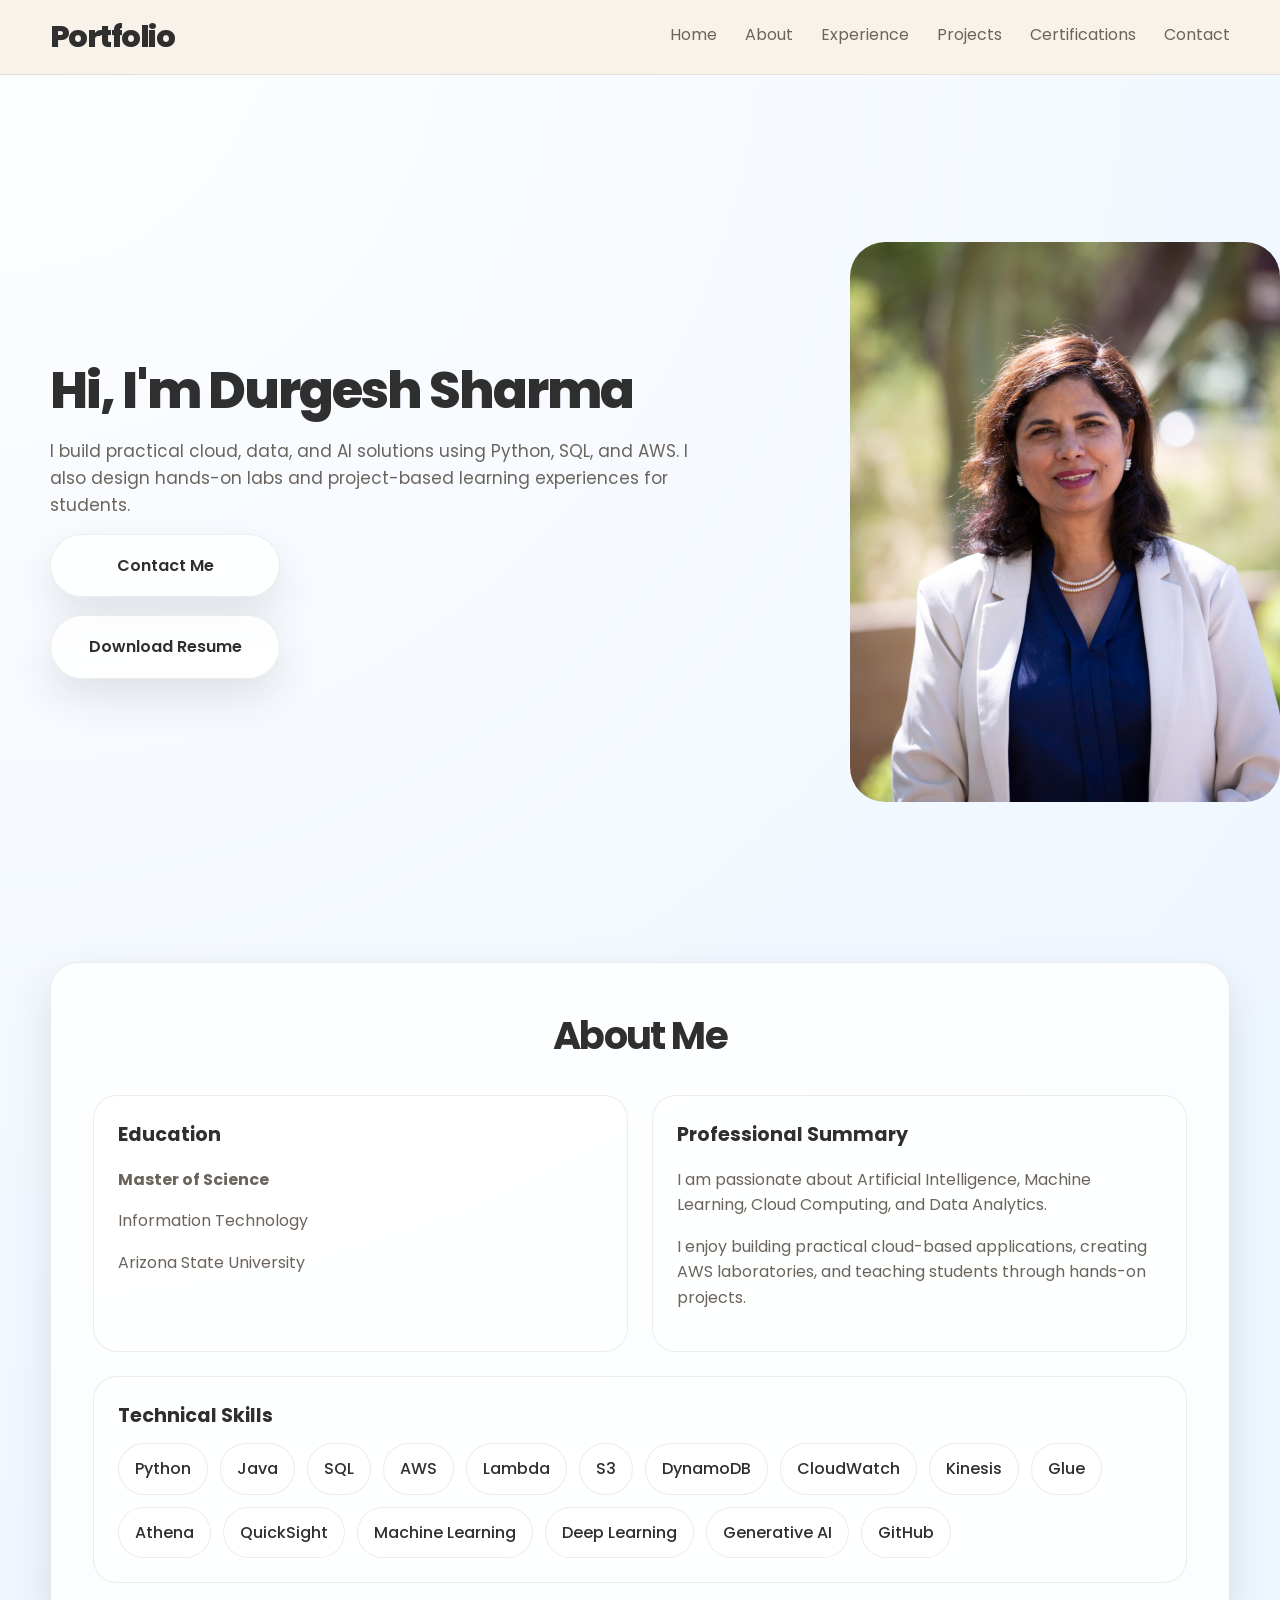
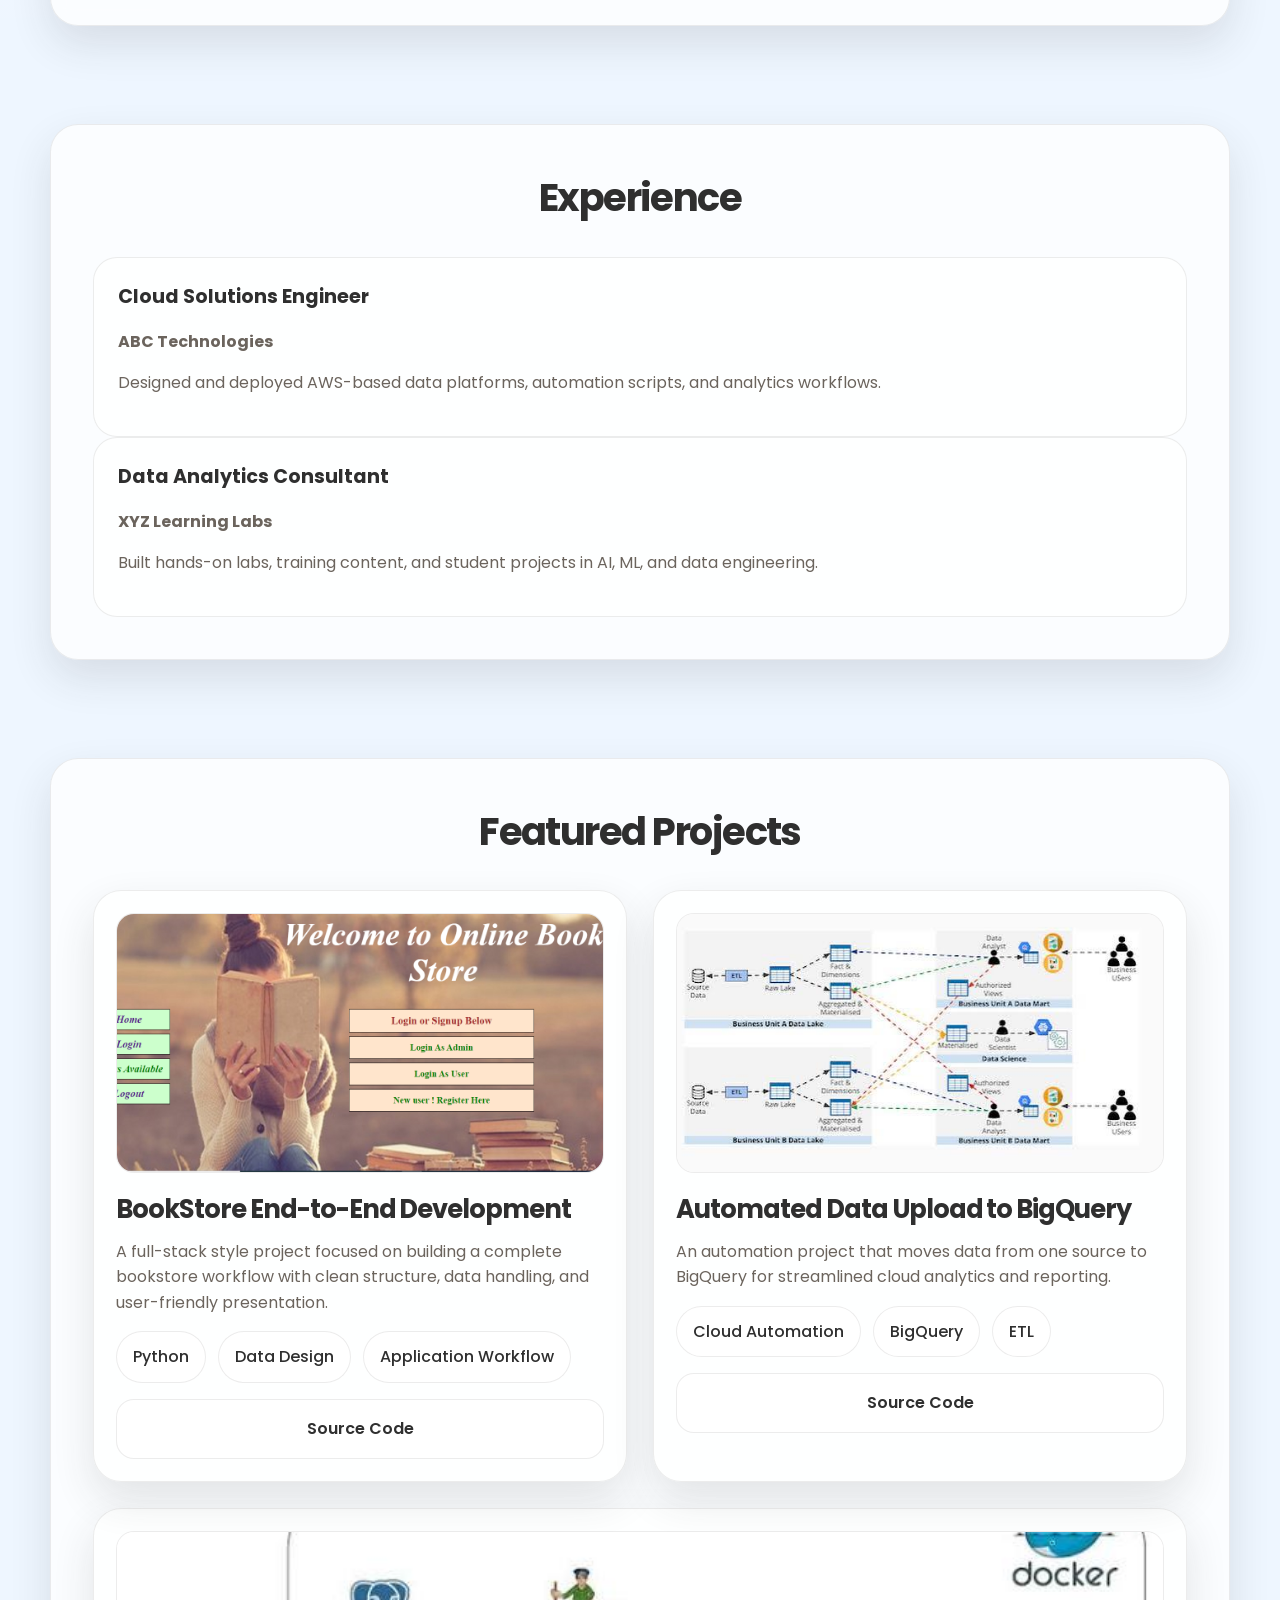
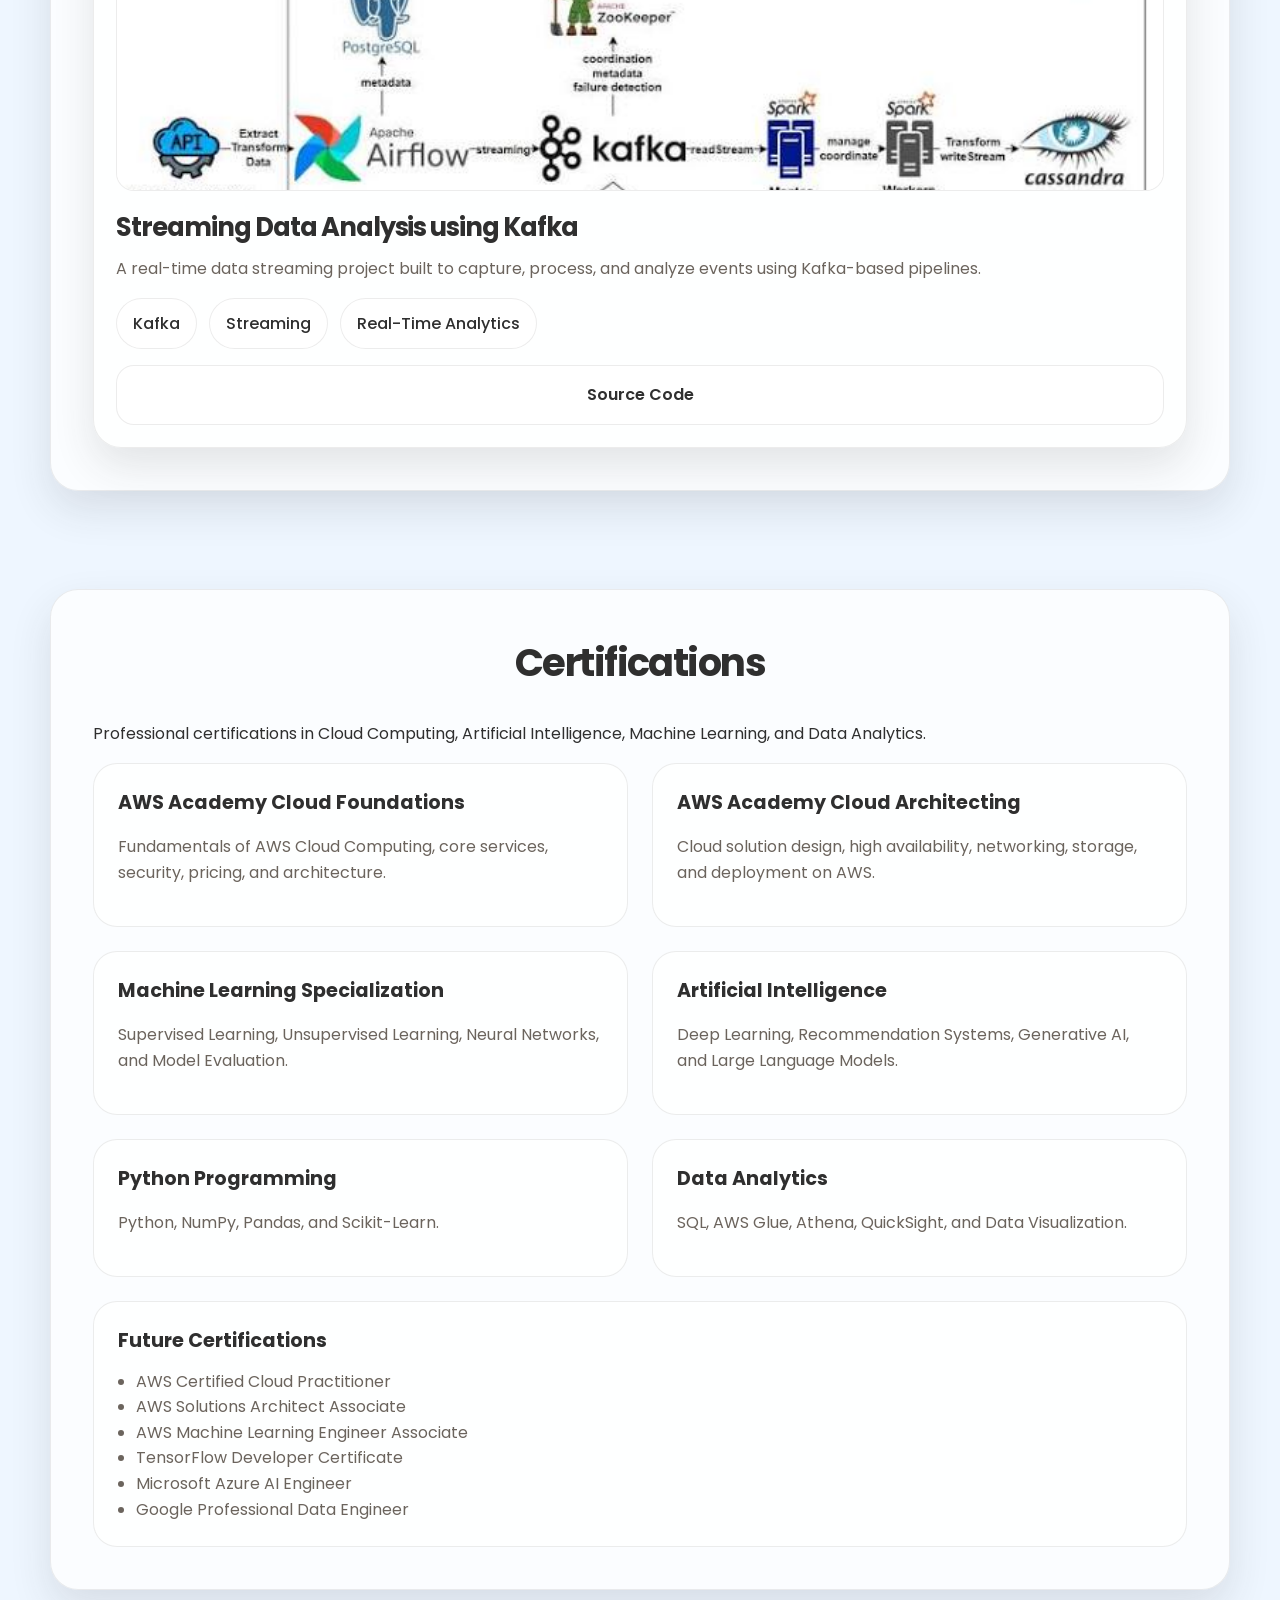
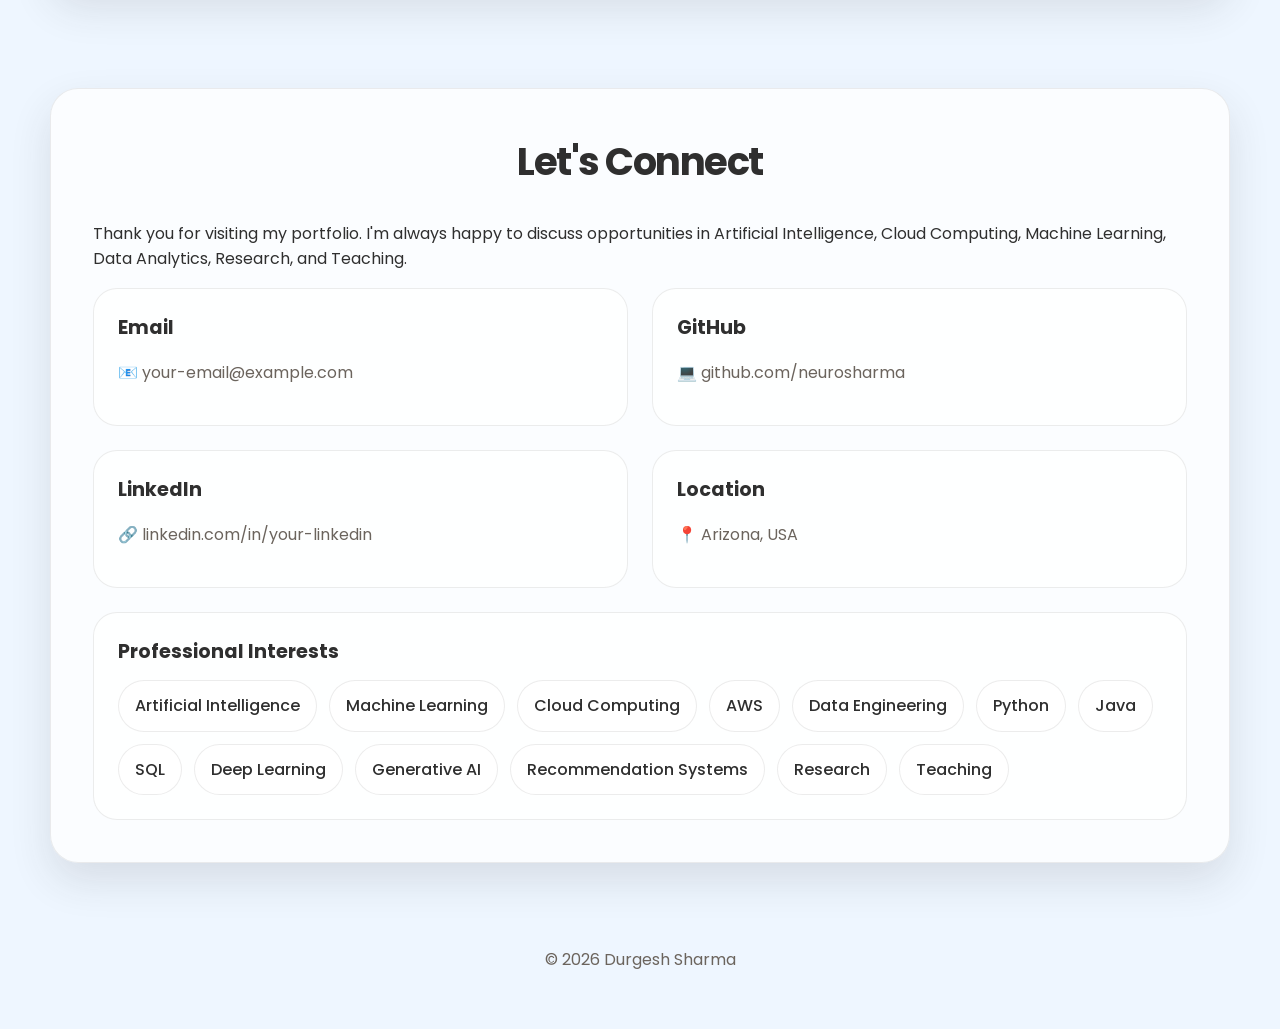
<file: index.html>
<!DOCTYPE html>
<html lang="en">
<head>
  <meta charset="UTF-8" />
  <meta name="viewport" content="width=device-width, initial-scale=1.0" />
  <title>Durgesh Sharma | Portfolio</title>
  <link rel="stylesheet" href="assets/css/style.css" />
</head>
<body>

  <header>
    <div class="container nav">
      <div class="brand">Portfolio</div>
      <nav class="nav-links">
        <a href="index.html">Home</a>
        <a href="#about">About</a>
        <a href="#experience">Experience</a>
        <a href="#projects">Projects</a>
        <a href="#certifications">Certifications</a>
        <a href="#contact">Contact</a>
      </nav>
    </div>
  </header>

  <main>
    <section class="hero">
      <div class="container hero-home">
        <div>
          <h1>Hi, I'm 


            
            Durgesh Sharma</h1>
          <p>
            I build practical cloud, data, and AI solutions using Python, SQL, and AWS.
            I also design hands-on labs and project-based learning experiences for students.
          </p>

          <div class="buttons">
            <a class="btn" href="#contact">Contact Me</a>
            <a class="btn" href="resume.pdf" download>Download Resume</a>
          </div>
        </div>

        <div class="hero-image">
          <img src="assets/images/profile.jpg" alt="Durgesh Sharma profile photo" />
        </div>
      </div>
    </section>

    <section id="about" class="section">
      <div class="container panel">
        <h2 class="section-title">About Me</h2>

        <div class="about-grid">
          <div class="info-card">
            <h3>Education</h3>
            <p><strong>Master of Science</strong></p>
            <p>Information Technology</p>
            <p>Arizona State University</p>
          </div>

          <div class="info-card">
            <h3>Professional Summary</h3>
            <p>
              I am passionate about Artificial Intelligence, Machine Learning, Cloud Computing,
              and Data Analytics.
            </p>
            <p>
              I enjoy building practical cloud-based applications, creating AWS laboratories,
              and teaching students through hands-on projects.
            </p>
          </div>
        </div>

        <div style="margin-top: 24px;" class="info-card">
          <h3>Technical Skills</h3>
          <div class="skills">
            <span class="skill">Python</span>
            <span class="skill">Java</span>
            <span class="skill">SQL</span>
            <span class="skill">AWS</span>
            <span class="skill">Lambda</span>
            <span class="skill">S3</span>
            <span class="skill">DynamoDB</span>
            <span class="skill">CloudWatch</span>
            <span class="skill">Kinesis</span>
            <span class="skill">Glue</span>
            <span class="skill">Athena</span>
            <span class="skill">QuickSight</span>
            <span class="skill">Machine Learning</span>
            <span class="skill">Deep Learning</span>
            <span class="skill">Generative AI</span>
            <span class="skill">GitHub</span>
          </div>
        </div>
      </div>
    </section>

    <section id="experience" class="section">
      <div class="container panel">
        <h2 class="section-title">Experience</h2>

        <div class="experience-grid">
          <div class="info-card">
            <h3>Cloud Solutions Engineer</h3>
            <p><strong>ABC Technologies</strong></p>
            <p>Designed and deployed AWS-based data platforms, automation scripts, and analytics workflows.</p>
          </div>

          <div class="info-card">
            <h3>Data Analytics Consultant</h3>
            <p><strong>XYZ Learning Labs</strong></p>
            <p>Built hands-on labs, training content, and student projects in AI, ML, and data engineering.</p>
          </div>
        </div>
      </div>
    </section>

    <section id="projects" class="section">
      <div class="container panel">
        <h2 class="section-title">Featured Projects</h2>

        <div class="projects-grid">
          <div class="project-card">
            <div class="project-image">
              <img src="assets/images/bookstore-project.png" alt="BookStore project preview" />
            </div>
            <h2>BookStore End-to-End Development</h2>
            <p>
              A full-stack style project focused on building a complete bookstore workflow
              with clean structure, data handling, and user-friendly presentation.
            </p>
            <div class="skills" style="margin-top: 16px;">
              <span class="skill">Python</span>
              <span class="skill">Data Design</span>
              <span class="skill">Application Workflow</span>
            </div>
            <a class="source-link" href="https://github.com/neurosharma" target="_blank" rel="noreferrer">
              Source Code
            </a>
          </div>

          <div class="project-card">
            <div class="project-image">
              <img src="assets/images/bigquery-project.jpg" alt="Automated data upload to BigQuery preview" />
            </div>
            <h2>Automated Data Upload to BigQuery</h2>
            <p>
              An automation project that moves data from one source to BigQuery for
              streamlined cloud analytics and reporting.
            </p>
            <div class="skills" style="margin-top: 16px;">
              <span class="skill">Cloud Automation</span>
              <span class="skill">BigQuery</span>
              <span class="skill">ETL</span>
            </div>
            <a class="source-link" href="https://github.com/neurosharma" target="_blank" rel="noreferrer">
              Source Code
            </a>
          </div>
        </div>

        <div style="margin-top: 26px;" class="project-card">
          <div class="project-image">
            <img src="assets/images/kafka-project.jpg" alt="Streaming Data Analysis using Kafka preview" />
          </div>
          <h2>Streaming Data Analysis using Kafka</h2>
          <p>
            A real-time data streaming project built to capture, process, and analyze
            events using Kafka-based pipelines.
          </p>
          <div class="skills" style="margin-top: 16px;">
            <span class="skill">Kafka</span>
            <span class="skill">Streaming</span>
            <span class="skill">Real-Time Analytics</span>
          </div>
          <a class="source-link" href="https://github.com/neurosharma" target="_blank" rel="noreferrer">
            Source Code
          </a>
        </div>
      </div>
    </section>

    <section id="certifications" class="section">
      <div class="container panel">
        <h2 class="section-title">Certifications</h2>
        <p>Professional certifications in Cloud Computing, Artificial Intelligence, Machine Learning, and Data Analytics.</p>

        <div class="about-grid">
          <div class="info-card">
            <h3>AWS Academy Cloud Foundations</h3>
            <p>Fundamentals of AWS Cloud Computing, core services, security, pricing, and architecture.</p>
          </div>

          <div class="info-card">
            <h3>AWS Academy Cloud Architecting</h3>
            <p>Cloud solution design, high availability, networking, storage, and deployment on AWS.</p>
          </div>
        </div>

        <div class="about-grid" style="margin-top: 24px;">
          <div class="info-card">
            <h3>Machine Learning Specialization</h3>
            <p>Supervised Learning, Unsupervised Learning, Neural Networks, and Model Evaluation.</p>
          </div>

          <div class="info-card">
            <h3>Artificial Intelligence</h3>
            <p>Deep Learning, Recommendation Systems, Generative AI, and Large Language Models.</p>
          </div>
        </div>

        <div class="about-grid" style="margin-top: 24px;">
          <div class="info-card">
            <h3>Python Programming</h3>
            <p>Python, NumPy, Pandas, and Scikit-Learn.</p>
          </div>

          <div class="info-card">
            <h3>Data Analytics</h3>
            <p>SQL, AWS Glue, Athena, QuickSight, and Data Visualization.</p>
          </div>
        </div>

        <div class="info-card" style="margin-top: 24px;">
          <h3>Future Certifications</h3>
          <ul>
            <li>AWS Certified Cloud Practitioner</li>
            <li>AWS Solutions Architect Associate</li>
            <li>AWS Machine Learning Engineer Associate</li>
            <li>TensorFlow Developer Certificate</li>
            <li>Microsoft Azure AI Engineer</li>
            <li>Google Professional Data Engineer</li>
          </ul>
        </div>
      </div>
    </section>

    <section id="contact" class="section">
      <div class="container panel">
        <h2 class="section-title">Let's Connect</h2>
        <p>Thank you for visiting my portfolio. I'm always happy to discuss opportunities in Artificial Intelligence, Cloud Computing, Machine Learning, Data Analytics, Research, and Teaching.</p>

        <div class="contact-grid">
          <div class="info-card">
            <h3>Email</h3>
            <p>📧 <a href="mailto:your-email@example.com">your-email@example.com</a></p>
          </div>

          <div class="info-card">
            <h3>GitHub</h3>
            <p>💻 <a href="https://github.com/neurosharma" target="_blank" rel="noreferrer">github.com/neurosharma</a></p>
          </div>

          <div class="info-card">
            <h3>LinkedIn</h3>
            <p>🔗 <a href="https://linkedin.com/in/your-linkedin" target="_blank" rel="noreferrer">linkedin.com/in/your-linkedin</a></p>
          </div>

          <div class="info-card">
            <h3>Location</h3>
            <p>📍 Arizona, USA</p>
          </div>
        </div>

        <div style="margin-top: 24px;" class="info-card">
          <h3>Professional Interests</h3>
          <div class="skills">
            <span class="skill">Artificial Intelligence</span>
            <span class="skill">Machine Learning</span>
            <span class="skill">Cloud Computing</span>
            <span class="skill">AWS</span>
            <span class="skill">Data Engineering</span>
            <span class="skill">Python</span>
            <span class="skill">Java</span>
            <span class="skill">SQL</span>
            <span class="skill">Deep Learning</span>
            <span class="skill">Generative AI</span>
            <span class="skill">Recommendation Systems</span>
            <span class="skill">Research</span>
            <span class="skill">Teaching</span>
          </div>
        </div>
      </div>
    </section>
  </main>

  <footer>
    <div class="container">
      <p>© <span id="year"></span> Durgesh Sharma</p>
    </div>
  </footer>

  <script src="assets/js/script.js"></script>
</body>
</html>
</file>
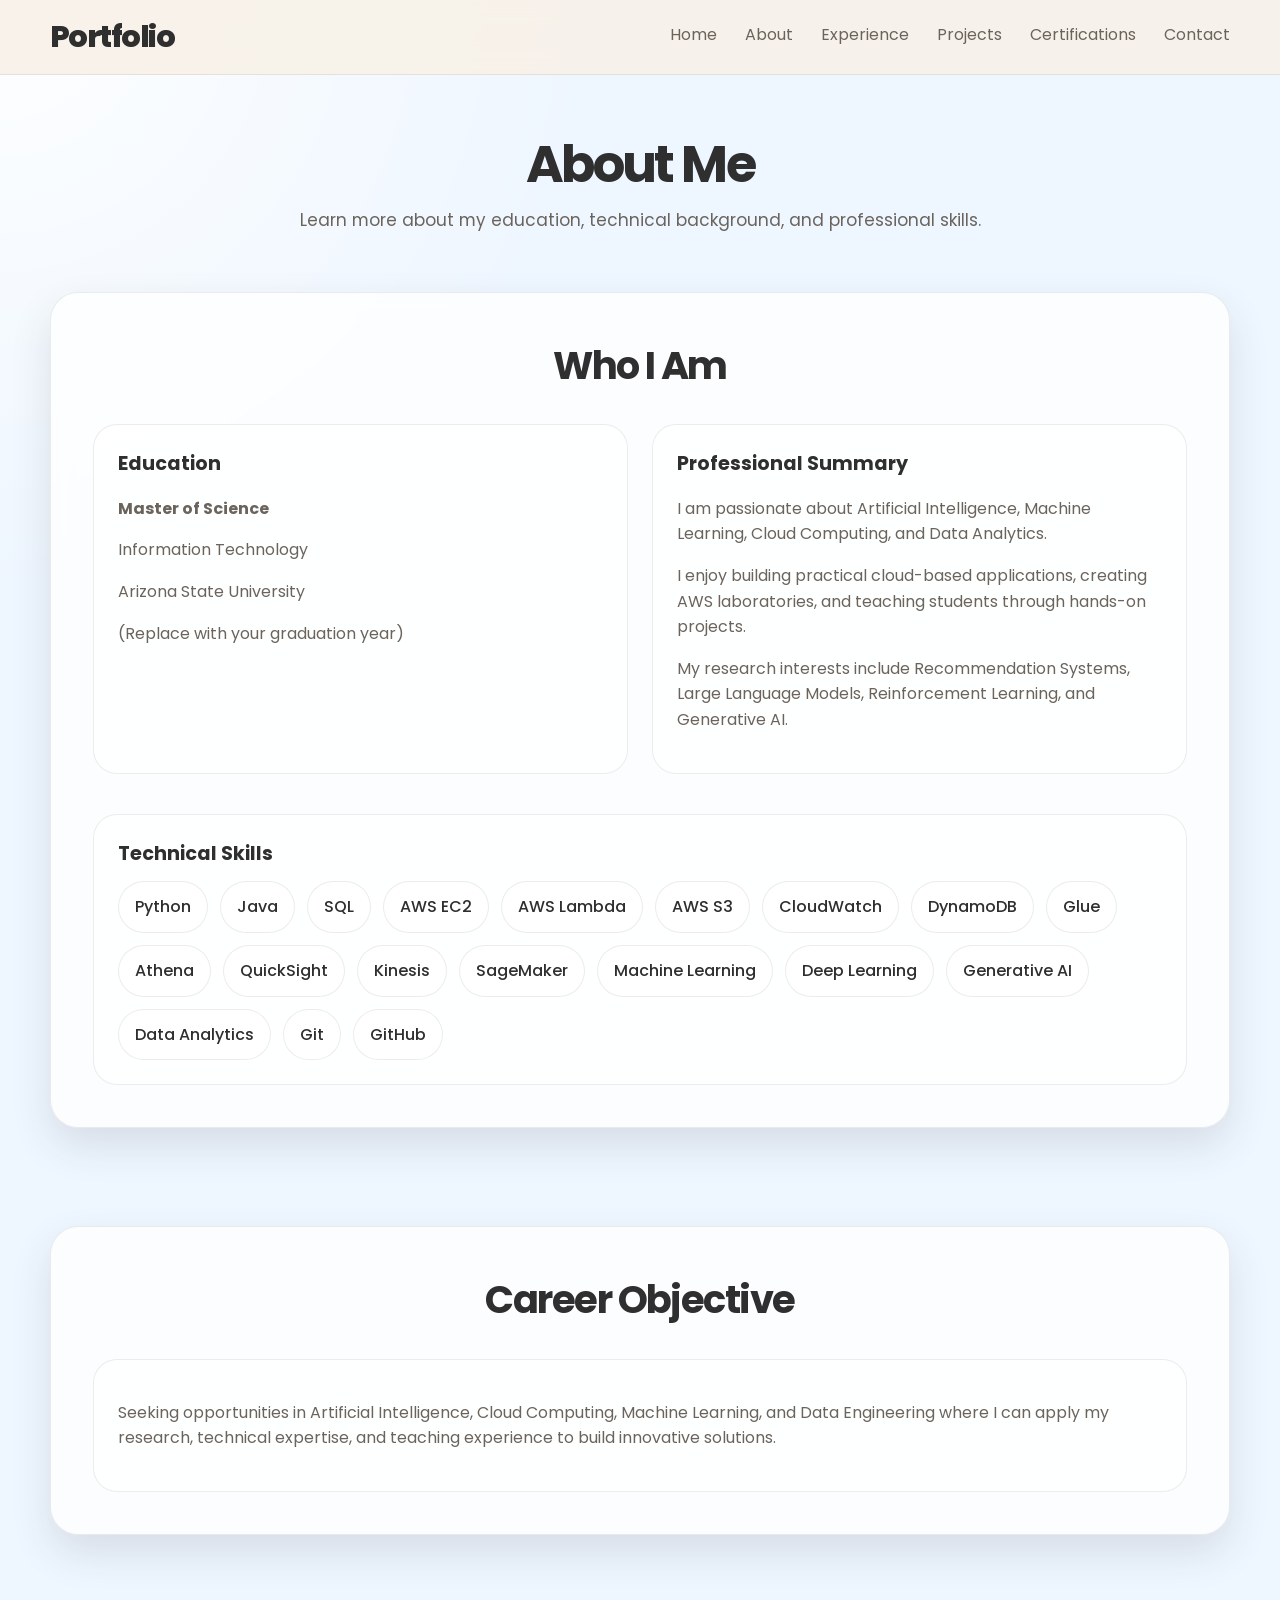
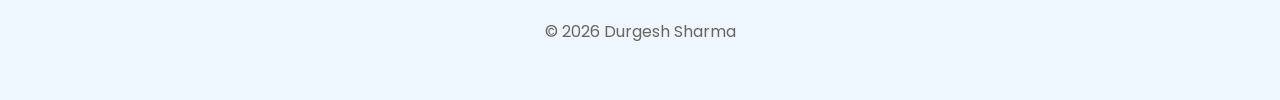
<file: about.html>
<!DOCTYPE html>
<html lang="en">

<head>

    <meta charset="UTF-8">

    <meta name="viewport"
          content="width=device-width, initial-scale=1.0">

    <title>About | Durgesh Sharma</title>

    <link rel="stylesheet"
          href="assets/css/style.css">

</head>

<body>

<header>

<div class="container nav">

<div class="brand">

Portfolio

</div>

<nav class="nav-links">

<a href="index.html">Home</a>

<a href="about.html">About</a>

<a href="experience.html">Experience</a>

<a href="projects.html">Projects</a>

<a href="certifications.html">Certifications</a>

<a href="contact.html">Contact</a>

</nav>

</div>

</header>


<main>

<section class="hero">

<div class="container">

<h1>

About Me

</h1>

<p>

Learn more about my education,

technical background,

and professional skills.

</p>

</div>

</section>


<section class="section">

<div class="container panel">

<h2 class="section-title">

Who I Am

</h2>

<div class="about-grid">

<div class="info-card">

<h3>

Education

</h3>

<p>

<b>Master of Science</b>

</p>

<p>

Information Technology

</p>

<p>

Arizona State University

</p>

<p>

(Replace with your graduation year)

</p>

</div>

<div class="info-card">

<h3>

Professional Summary

</h3>

<p>

I am passionate about Artificial Intelligence,

Machine Learning,

Cloud Computing,

and Data Analytics.

</p>

<p>

I enjoy building practical cloud-based applications,

creating AWS laboratories,

and teaching students through

hands-on projects.

</p>

<p>

My research interests include

Recommendation Systems,

Large Language Models,

Reinforcement Learning,

and Generative AI.

</p>

</div>

</div>


<div style="margin-top:40px;"
     class="info-card">

<h3>

Technical Skills

</h3>

<div class="skills">

<span class="skill">Python</span>

<span class="skill">Java</span>

<span class="skill">SQL</span>

<span class="skill">AWS EC2</span>

<span class="skill">AWS Lambda</span>

<span class="skill">AWS S3</span>

<span class="skill">CloudWatch</span>

<span class="skill">DynamoDB</span>

<span class="skill">Glue</span>

<span class="skill">Athena</span>

<span class="skill">QuickSight</span>

<span class="skill">Kinesis</span>

<span class="skill">SageMaker</span>

<span class="skill">Machine Learning</span>

<span class="skill">Deep Learning</span>

<span class="skill">Generative AI</span>

<span class="skill">Data Analytics</span>

<span class="skill">Git</span>

<span class="skill">GitHub</span>

</div>

</div>

</div>

</section>


<section class="section">

<div class="container panel">

<h2 class="section-title">

Career Objective

</h2>

<div class="info-card">

<p>

Seeking opportunities in

Artificial Intelligence,

Cloud Computing,

Machine Learning,

and Data Engineering

where I can apply my research,

technical expertise,

and teaching experience

to build innovative solutions.

</p>

</div>

</div>

</section>

</main>


<footer>

<div class="container">

<p>

© <span id="year"></span>

Durgesh Sharma

</p>

</div>

</footer>

<script src="assets/js/script.js"></script>

</body>

</html>
</file>
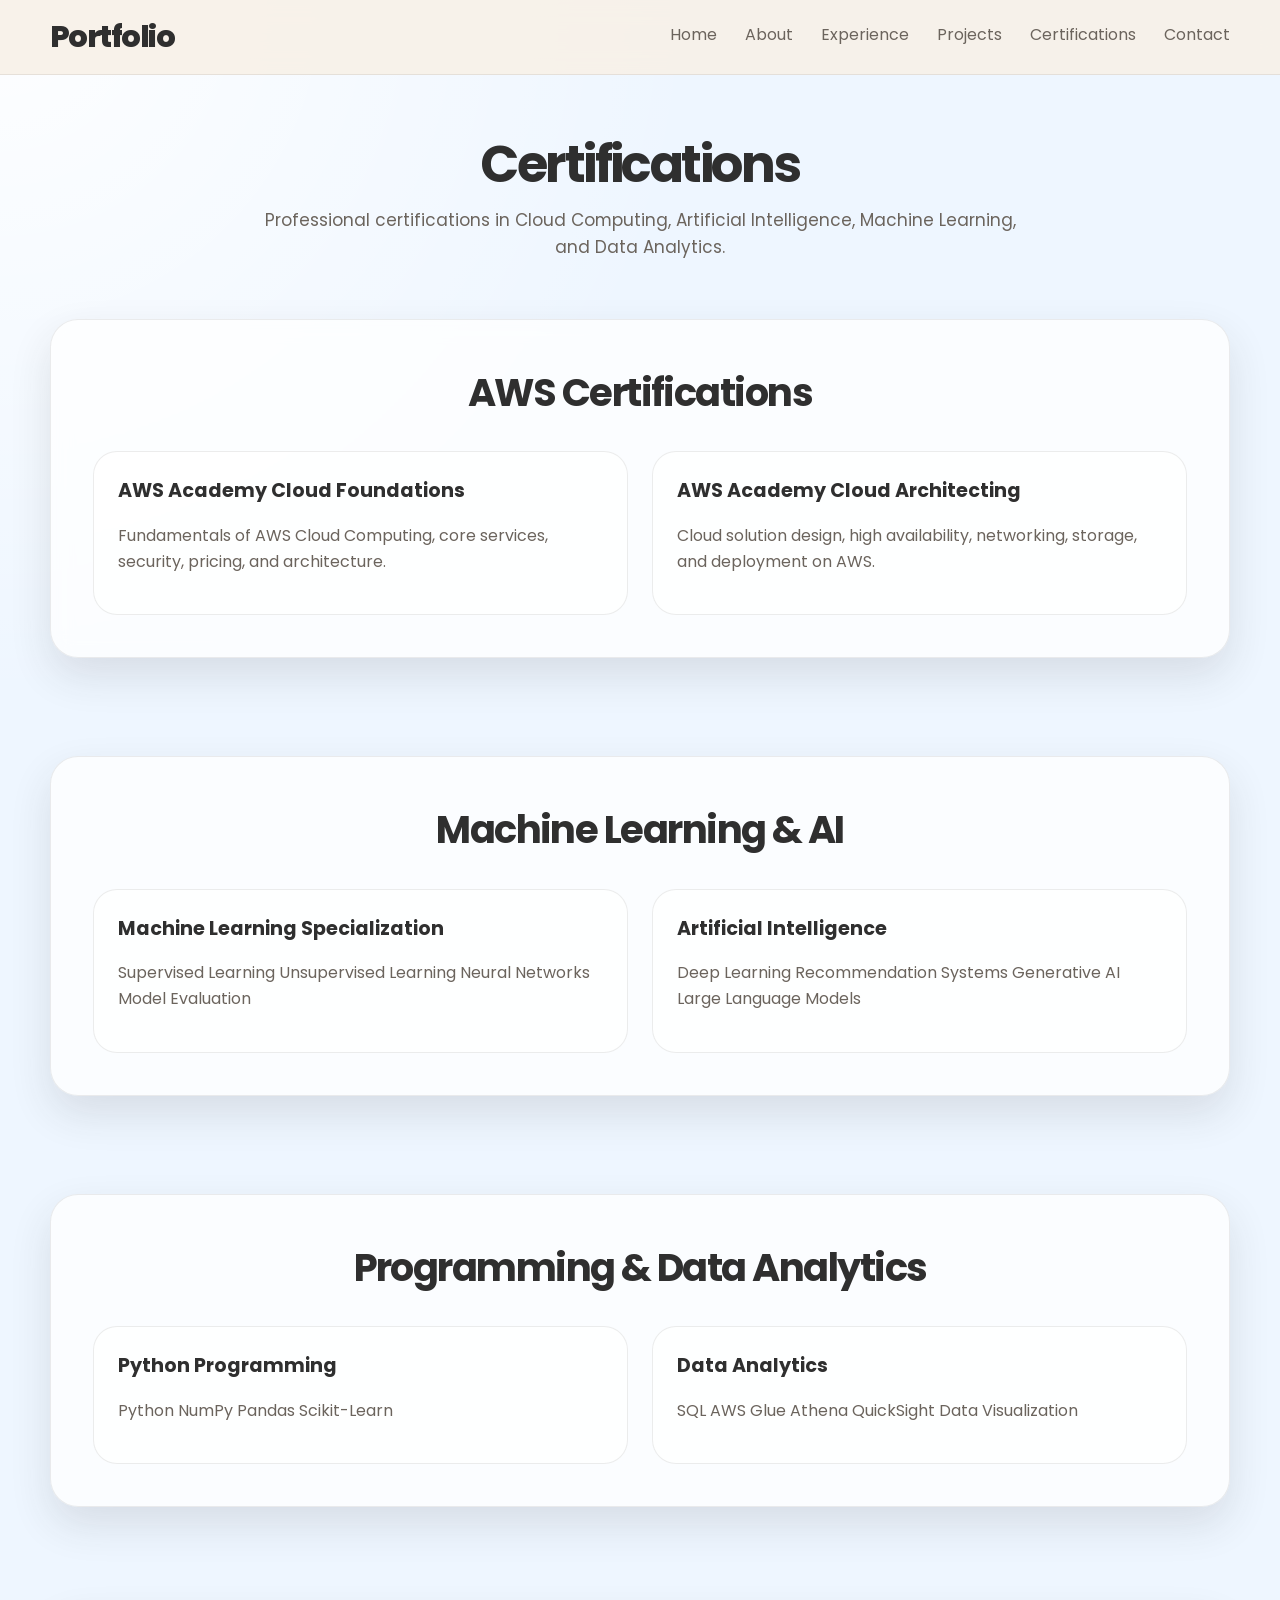
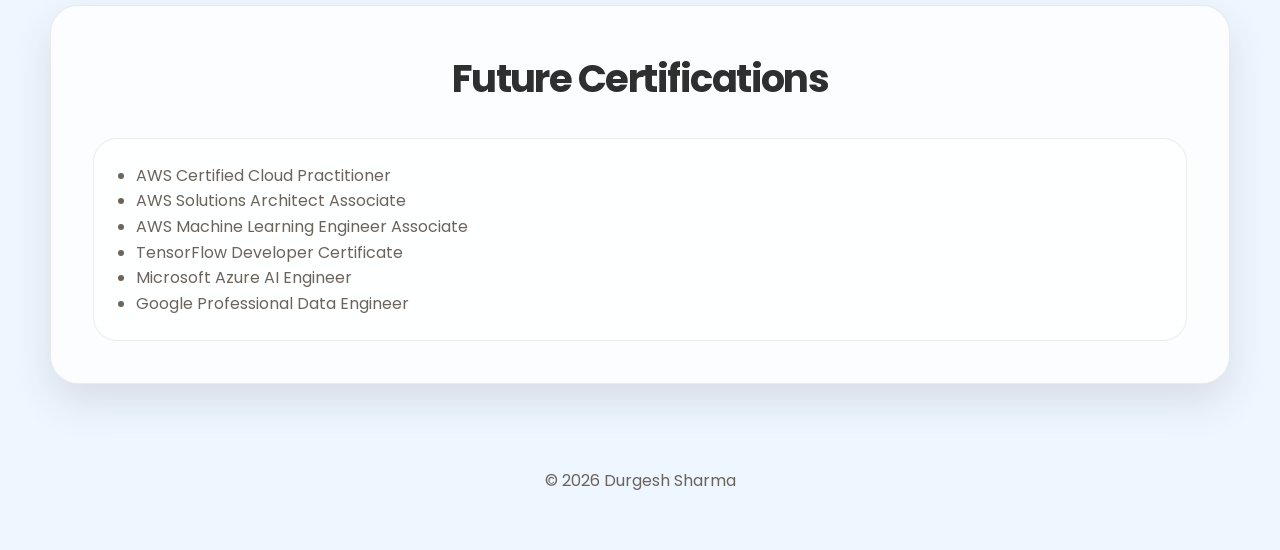
<file: certifications.html>
<!DOCTYPE html>
<html lang="en">

<head>

    <meta charset="UTF-8">

    <meta name="viewport"
          content="width=device-width, initial-scale=1.0">

    <title>Certifications | Durgesh Sharma</title>

    <link rel="stylesheet"
          href="assets/css/style.css">

</head>

<body>

<header>

<div class="container nav">

<div class="brand">

Portfolio

</div>

<nav class="nav-links">

<a href="index.html">Home</a>

<a href="about.html">About</a>

<a href="experience.html">Experience</a>

<a href="projects.html">Projects</a>

<a href="certifications.html">Certifications</a>

<a href="contact.html">Contact</a>

</nav>

</div>

</header>


<main>

<section class="hero">

<div class="container">

<h1>

Certifications

</h1>

<p>

Professional certifications in Cloud Computing,

Artificial Intelligence,

Machine Learning,

and Data Analytics.

</p>

</div>

</section>



<section class="section">

<div class="container panel">

<h2 class="section-title">

AWS Certifications

</h2>

<div class="about-grid">

<div class="info-card">

<h3>

AWS Academy Cloud Foundations

</h3>

<p>

Fundamentals of AWS Cloud Computing,

core services,

security,

pricing,

and architecture.

</p>

</div>


<div class="info-card">

<h3>

AWS Academy Cloud Architecting

</h3>

<p>

Cloud solution design,

high availability,

networking,

storage,

and deployment on AWS.

</p>

</div>

</div>

</div>

</section>



<section class="section">

<div class="container panel">

<h2 class="section-title">

Machine Learning & AI

</h2>

<div class="about-grid">

<div class="info-card">

<h3>

Machine Learning Specialization

</h3>

<p>

Supervised Learning

Unsupervised Learning

Neural Networks

Model Evaluation

</p>

</div>


<div class="info-card">

<h3>

Artificial Intelligence

</h3>

<p>

Deep Learning

Recommendation Systems

Generative AI

Large Language Models

</p>

</div>

</div>

</div>

</section>



<section class="section">

<div class="container panel">

<h2 class="section-title">

Programming & Data Analytics

</h2>

<div class="about-grid">

<div class="info-card">

<h3>

Python Programming

</h3>

<p>

Python

NumPy

Pandas

Scikit-Learn

</p>

</div>


<div class="info-card">

<h3>

Data Analytics

</h3>

<p>

SQL

AWS Glue

Athena

QuickSight

Data Visualization

</p>

</div>

</div>

</div>

</section>



<section class="section">

<div class="container panel">

<h2 class="section-title">

Future Certifications

</h2>

<div class="info-card">

<ul>

<li>AWS Certified Cloud Practitioner</li>

<li>AWS Solutions Architect Associate</li>

<li>AWS Machine Learning Engineer Associate</li>

<li>TensorFlow Developer Certificate</li>

<li>Microsoft Azure AI Engineer</li>

<li>Google Professional Data Engineer</li>

</ul>

</div>

</div>

</section>

</main>



<footer>

<div class="container">

<p>

© <span id="year"></span>

Durgesh Sharma

</p>

</div>

</footer>

<script src="assets/js/script.js"></script>

</body>

</html>
</file>
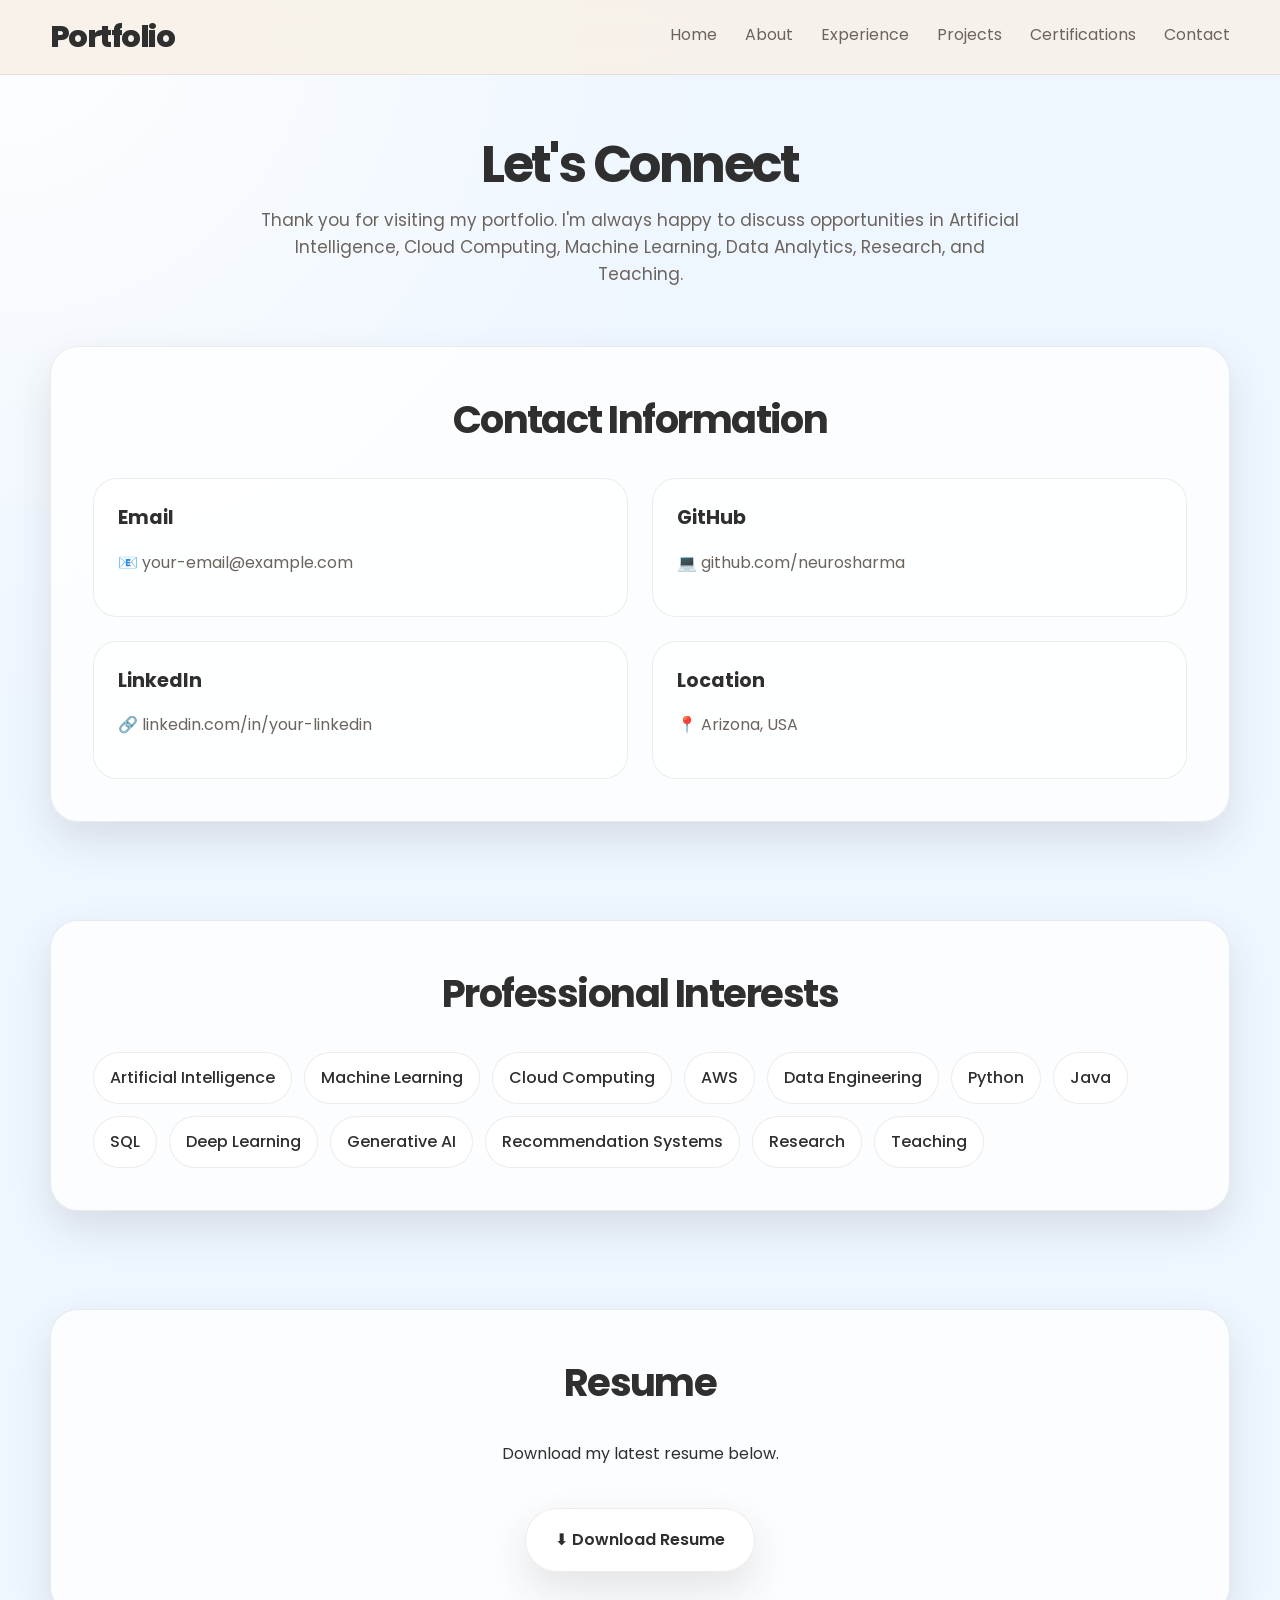
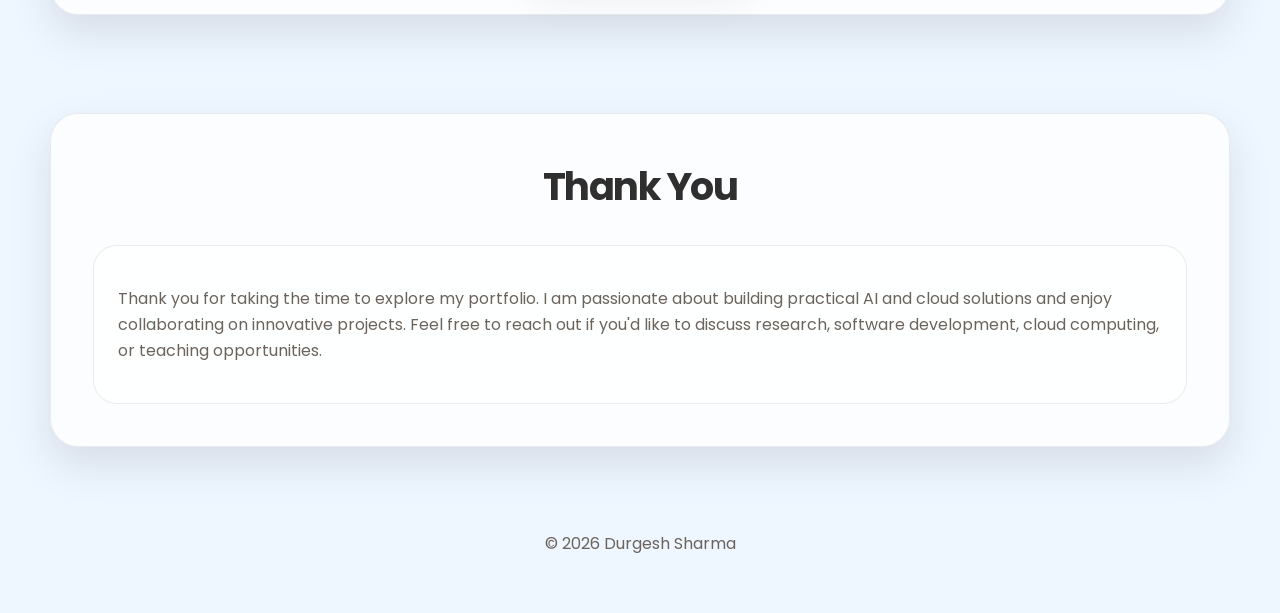
<file: contact.html>
<!DOCTYPE html>
<html lang="en">

<head>

    <meta charset="UTF-8">

    <meta name="viewport"
          content="width=device-width, initial-scale=1.0">

    <title>Contact | Durgesh Sharma</title>

    <link rel="stylesheet"
          href="assets/css/style.css">

</head>

<body>

<header>

<div class="container nav">

<div class="brand">

Portfolio

</div>

<nav class="nav-links">

<a href="index.html">Home</a>

<a href="about.html">About</a>

<a href="experience.html">Experience</a>

<a href="projects.html">Projects</a>

<a href="certifications.html">Certifications</a>

<a href="contact.html">Contact</a>

</nav>

</div>

</header>


<main>

<section class="hero">

<div class="container">

<h1>

Let's Connect

</h1>

<p>

Thank you for visiting my portfolio.

I'm always happy to discuss opportunities in

Artificial Intelligence,

Cloud Computing,

Machine Learning,

Data Analytics,

Research,

and Teaching.

</p>

</div>

</section>



<section class="section">

<div class="container panel">

<h2 class="section-title">

Contact Information

</h2>

<div class="contact-grid">

<div class="info-card">

<h3>

Email

</h3>

<p>

📧

<a href="mailto:your-email@example.com">

your-email@example.com

</a>

</p>

</div>



<div class="info-card">

<h3>

GitHub

</h3>

<p>

💻

<a href="https://github.com/neurosharma"

target="_blank">

github.com/neurosharma

</a>

</p>

</div>



<div class="info-card">

<h3>

LinkedIn

</h3>

<p>

🔗

<a href="https://linkedin.com/in/your-linkedin"

target="_blank">

linkedin.com/in/your-linkedin

</a>

</p>

</div>



<div class="info-card">

<h3>

Location

</h3>

<p>

📍

Arizona, USA

</p>

</div>

</div>

</div>

</section>



<section class="section">

<div class="container panel">

<h2 class="section-title">

Professional Interests

</h2>

<div class="skills">

<span class="skill">Artificial Intelligence</span>

<span class="skill">Machine Learning</span>

<span class="skill">Cloud Computing</span>

<span class="skill">AWS</span>

<span class="skill">Data Engineering</span>

<span class="skill">Python</span>

<span class="skill">Java</span>

<span class="skill">SQL</span>

<span class="skill">Deep Learning</span>

<span class="skill">Generative AI</span>

<span class="skill">Recommendation Systems</span>

<span class="skill">Research</span>

<span class="skill">Teaching</span>

</div>

</div>

</section>



<section class="section">

<div class="container panel">

<h2 class="section-title">

Resume

</h2>

<div style="text-align:center;">

<p>

Download my latest resume below.

</p>

<br>

<a class="btn"

href="resume.pdf"

download>

⬇ Download Resume

</a>

</div>

</div>

</section>



<section class="section">

<div class="container panel">

<h2 class="section-title">

Thank You

</h2>

<div class="info-card">

<p>

Thank you for taking the time to explore my portfolio.

I am passionate about building practical AI and cloud solutions and enjoy collaborating on innovative projects.

Feel free to reach out if you'd like to discuss research, software development, cloud computing, or teaching opportunities.

</p>

</div>

</div>

</section>

</main>



<footer>

<div class="container">

<p>

© <span id="year"></span>

Durgesh Sharma

</p>

</div>

</footer>

<script src="assets/js/script.js"></script>

</body>

</html>
</file>
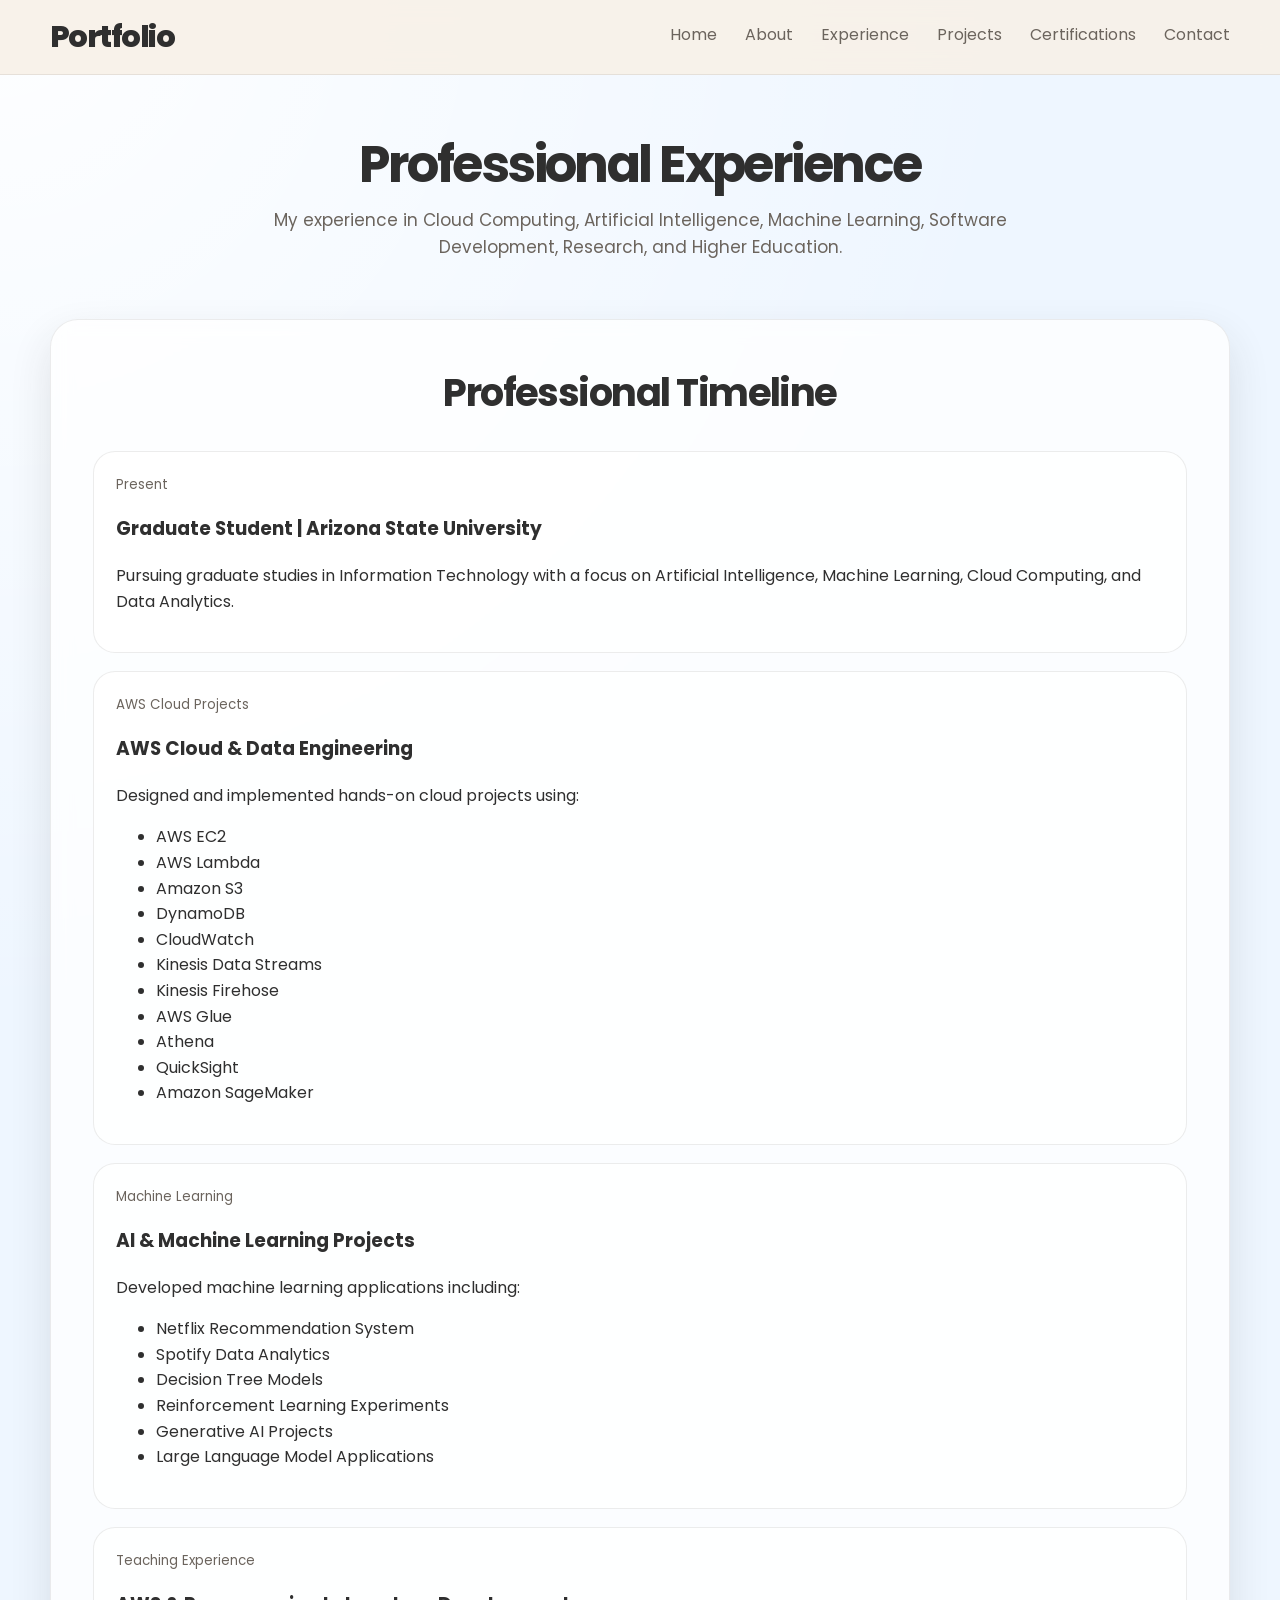
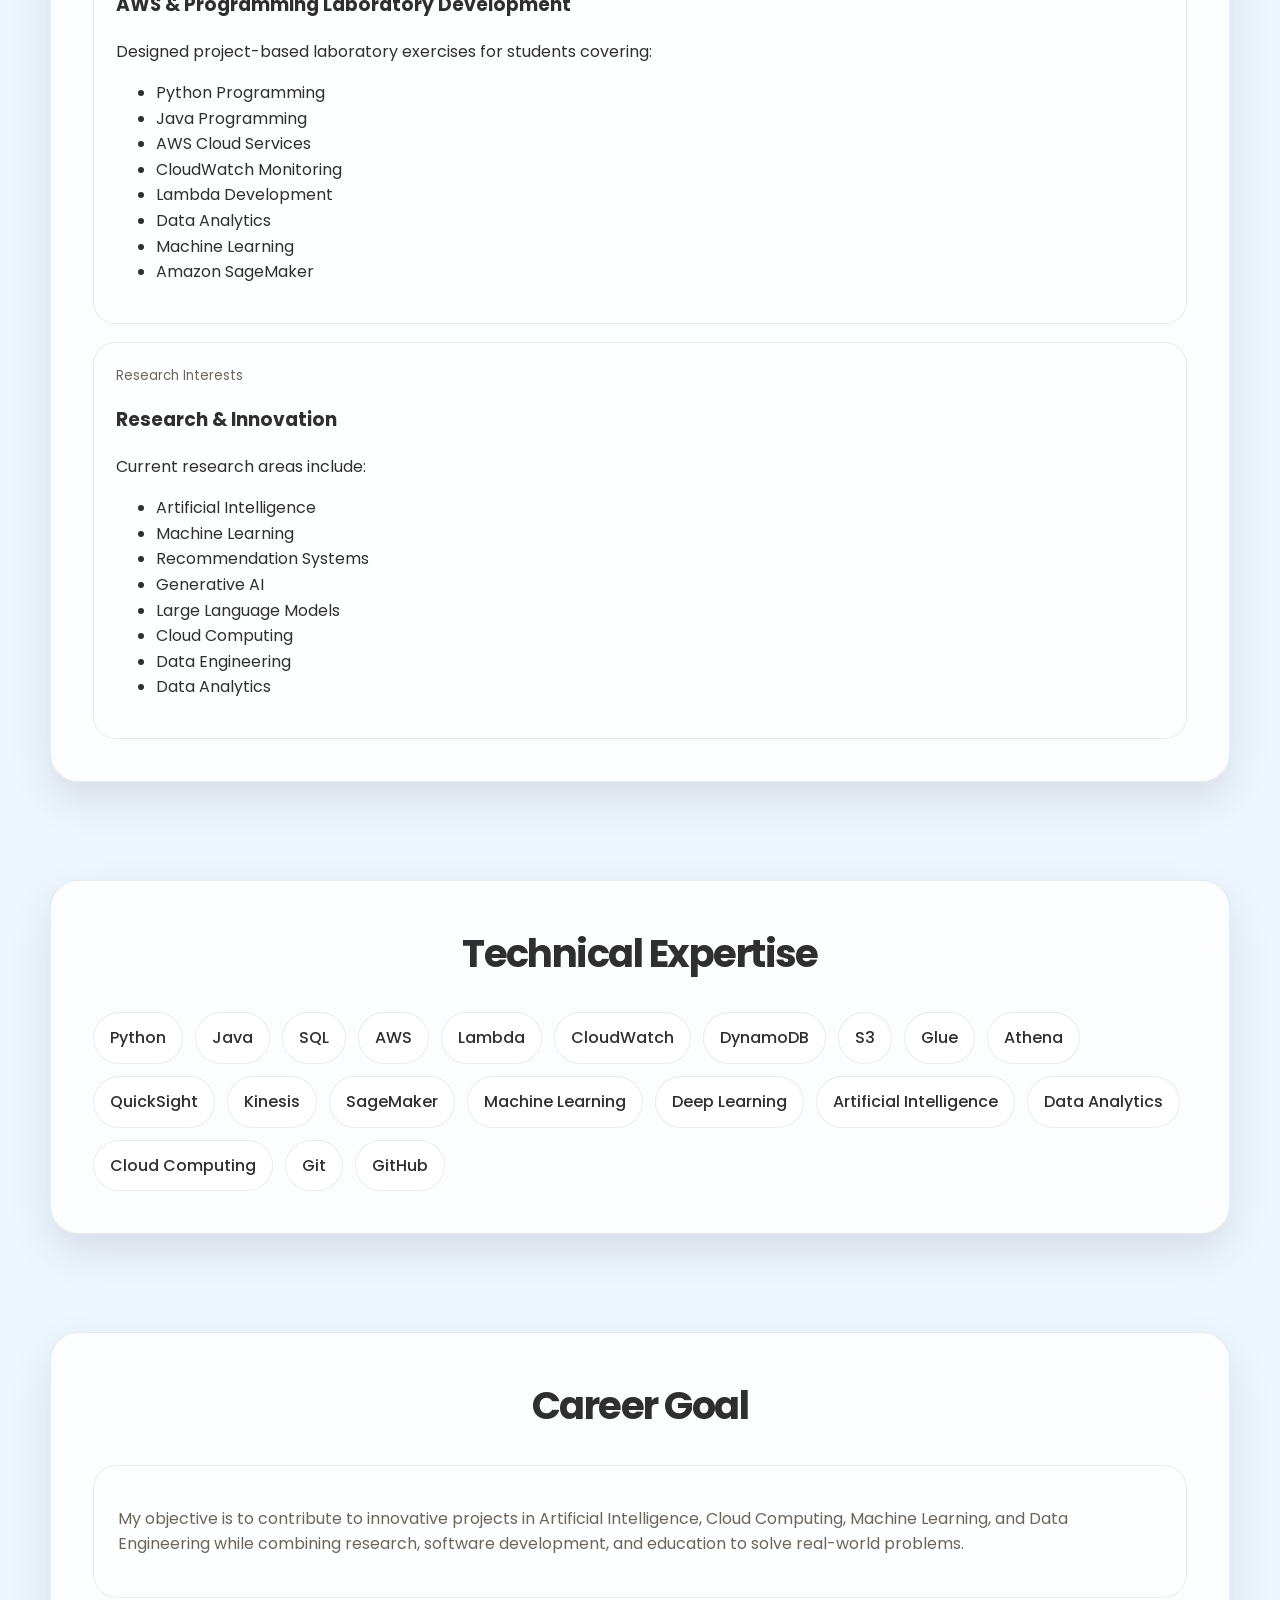
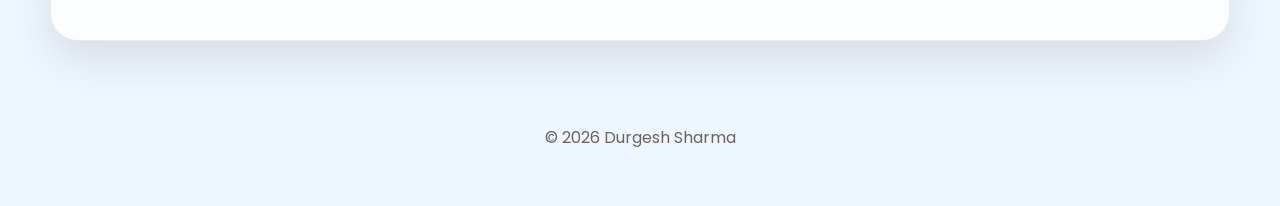
<file: experience.html>
<!DOCTYPE html>
<html lang="en">

<head>

    <meta charset="UTF-8">

    <meta name="viewport"
          content="width=device-width, initial-scale=1.0">

    <title>Experience | Durgesh Sharma</title>

    <link rel="stylesheet"
          href="assets/css/style.css">

</head>

<body>

<header>

<div class="container nav">

<div class="brand">

Portfolio

</div>

<nav class="nav-links">

<a href="index.html">Home</a>

<a href="about.html">About</a>

<a href="experience.html">Experience</a>

<a href="projects.html">Projects</a>

<a href="certifications.html">Certifications</a>

<a href="contact.html">Contact</a>

</nav>

</div>

</header>


<main>

<section class="hero">

<div class="container">

<h1>

Professional Experience

</h1>

<p>

My experience in Cloud Computing,
Artificial Intelligence,
Machine Learning,
Software Development,
Research,
and Higher Education.

</p>

</div>

</section>



<section class="section">

<div class="container panel">

<h2 class="section-title">

Professional Timeline

</h2>

<div class="timeline">

<div class="timeline-item">

<small>Present</small>

<h3>

Graduate Student | Arizona State University

</h3>

<p>

Pursuing graduate studies in Information Technology with a focus on

Artificial Intelligence,

Machine Learning,

Cloud Computing,

and Data Analytics.

</p>

</div>



<div class="timeline-item">

<small>AWS Cloud Projects</small>

<h3>

AWS Cloud & Data Engineering

</h3>

<p>

Designed and implemented hands-on cloud projects using:

</p>

<ul>

<li>AWS EC2</li>

<li>AWS Lambda</li>

<li>Amazon S3</li>

<li>DynamoDB</li>

<li>CloudWatch</li>

<li>Kinesis Data Streams</li>

<li>Kinesis Firehose</li>

<li>AWS Glue</li>

<li>Athena</li>

<li>QuickSight</li>

<li>Amazon SageMaker</li>

</ul>

</div>



<div class="timeline-item">

<small>Machine Learning</small>

<h3>

AI & Machine Learning Projects

</h3>

<p>

Developed machine learning applications including:

</p>

<ul>

<li>Netflix Recommendation System</li>

<li>Spotify Data Analytics</li>

<li>Decision Tree Models</li>

<li>Reinforcement Learning Experiments</li>

<li>Generative AI Projects</li>

<li>Large Language Model Applications</li>

</ul>

</div>



<div class="timeline-item">

<small>Teaching Experience</small>

<h3>

AWS & Programming Laboratory Development

</h3>

<p>

Designed project-based laboratory exercises for students covering:

</p>

<ul>

<li>Python Programming</li>

<li>Java Programming</li>

<li>AWS Cloud Services</li>

<li>CloudWatch Monitoring</li>

<li>Lambda Development</li>

<li>Data Analytics</li>

<li>Machine Learning</li>

<li>Amazon SageMaker</li>

</ul>

</div>



<div class="timeline-item">

<small>Research Interests</small>

<h3>

Research & Innovation

</h3>

<p>

Current research areas include:

</p>

<ul>

<li>Artificial Intelligence</li>

<li>Machine Learning</li>

<li>Recommendation Systems</li>

<li>Generative AI</li>

<li>Large Language Models</li>

<li>Cloud Computing</li>

<li>Data Engineering</li>

<li>Data Analytics</li>

</ul>

</div>

</div>

</div>

</section>



<section class="section">

<div class="container panel">

<h2 class="section-title">

Technical Expertise

</h2>

<div class="skills">

<span class="skill">Python</span>

<span class="skill">Java</span>

<span class="skill">SQL</span>

<span class="skill">AWS</span>

<span class="skill">Lambda</span>

<span class="skill">CloudWatch</span>

<span class="skill">DynamoDB</span>

<span class="skill">S3</span>

<span class="skill">Glue</span>

<span class="skill">Athena</span>

<span class="skill">QuickSight</span>

<span class="skill">Kinesis</span>

<span class="skill">SageMaker</span>

<span class="skill">Machine Learning</span>

<span class="skill">Deep Learning</span>

<span class="skill">Artificial Intelligence</span>

<span class="skill">Data Analytics</span>

<span class="skill">Cloud Computing</span>

<span class="skill">Git</span>

<span class="skill">GitHub</span>

</div>

</div>

</section>



<section class="section">

<div class="container panel">

<h2 class="section-title">

Career Goal

</h2>

<div class="info-card">

<p>

My objective is to contribute to innovative projects in Artificial Intelligence,
Cloud Computing,
Machine Learning,
and Data Engineering while combining research,
software development,
and education to solve real-world problems.

</p>

</div>

</div>

</section>

</main>



<footer>

<div class="container">

<p>

© <span id="year"></span>

Durgesh Sharma

</p>

</div>

</footer>

<script src="assets/js/script.js"></script>

</body>

</html>
</file>
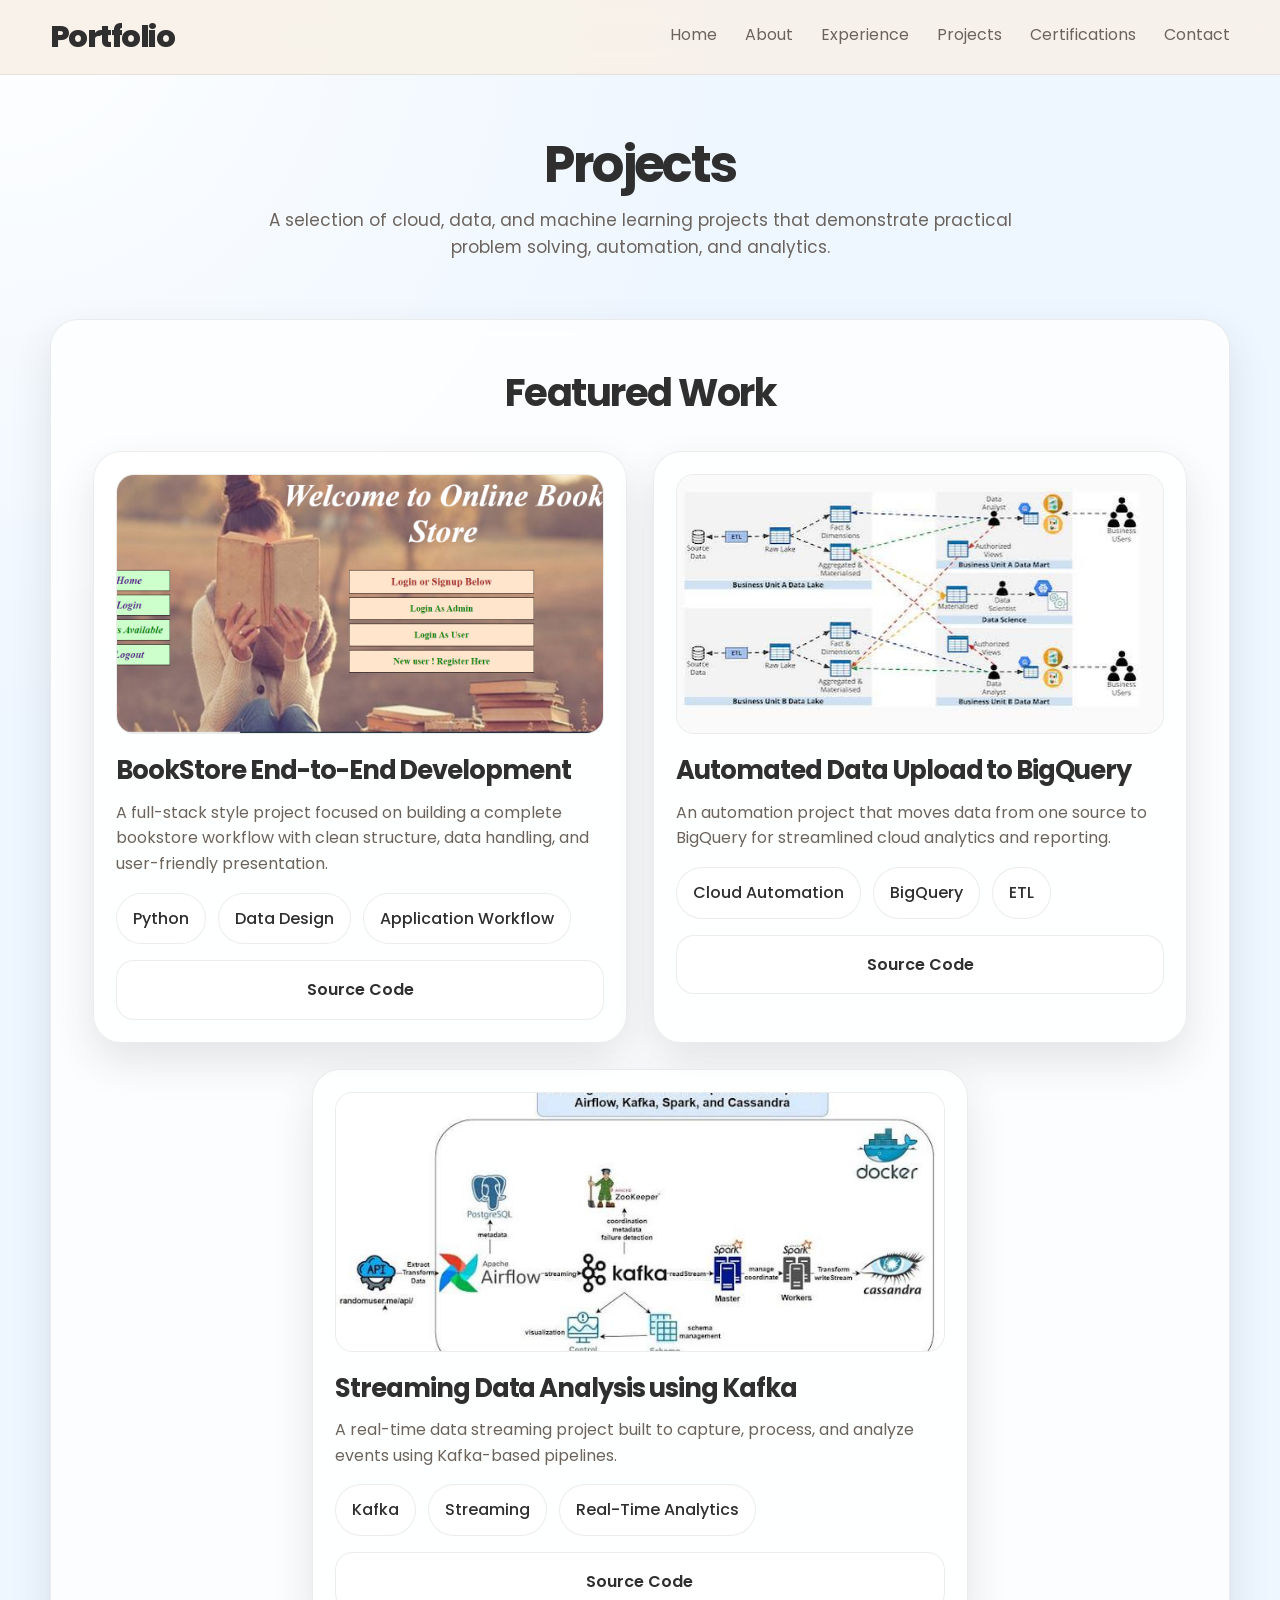
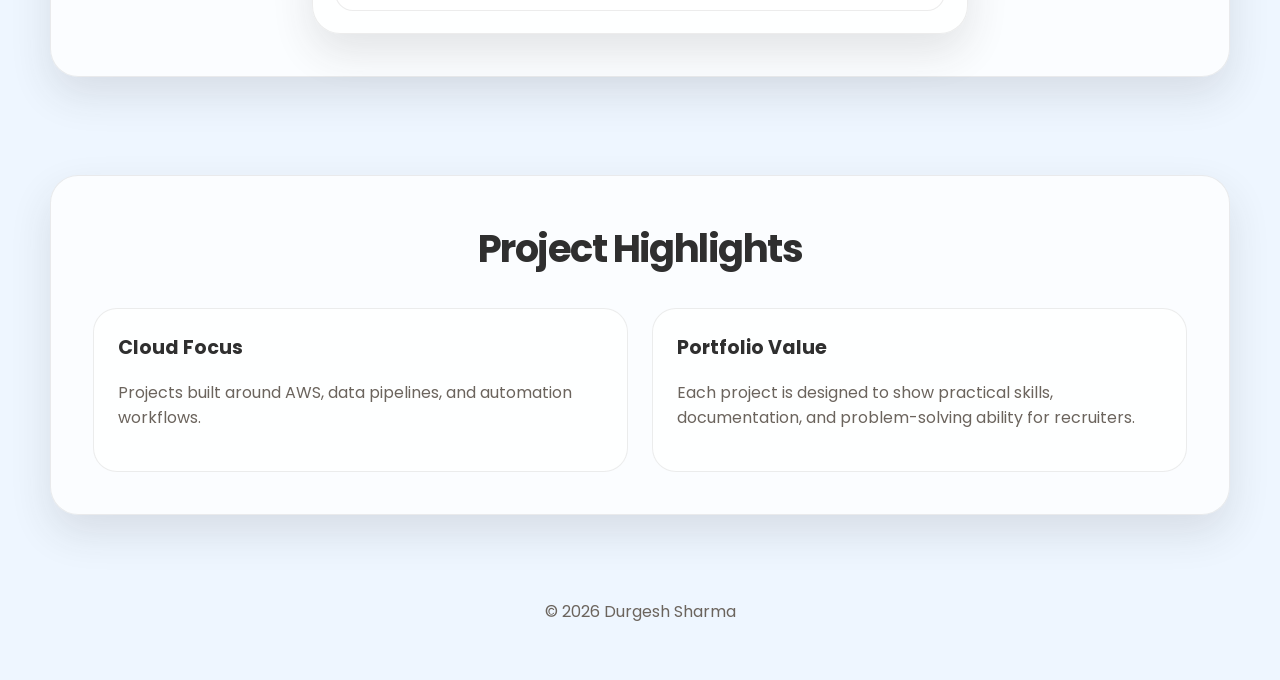
<file: projects.html>
<!DOCTYPE html>
<html lang="en">
<head>
    <meta charset="UTF-8">
    <meta name="viewport" content="width=device-width, initial-scale=1.0">
    <title>Projects | Durgesh Sharma</title>
    <link rel="stylesheet" href="assets/css/style.css">
</head>
<body>

<header>
    <div class="container nav">
        <div class="brand">Portfolio</div>
        <nav class="nav-links">
            <a href="index.html">Home</a>
            <a href="about.html">About</a>
            <a href="experience.html">Experience</a>
            <a href="projects.html">Projects</a>
            <a href="certifications.html">Certifications</a>
            <a href="contact.html">Contact</a>
        </nav>
    </div>
</header>

<main>
    <section class="hero">
        <div class="container">
            <h1>Projects</h1>
            <p>
                A selection of cloud, data, and machine learning projects that demonstrate
                practical problem solving, automation, and analytics.
            </p>
        </div>
    </section>

    <section class="section">
        <div class="container panel">
            <h2 class="section-title">Featured Work</h2>

            <div class="projects-grid">
                <div class="project-card">
                    <div class="project-image">
                        <img src="assets/images/bookstore-project.png" alt="BookStore project preview">
                    </div>
                    <h2>BookStore End-to-End Development</h2>
                    <p>
                        A full-stack style project focused on building a complete bookstore workflow
                        with clean structure, data handling, and user-friendly presentation.
                    </p>
                    <div class="skills" style="margin-top: 16px;">
                        <span class="skill">Python</span>
                        <span class="skill">Data Design</span>
                        <span class="skill">Application Workflow</span>
                    </div>
                    <a class="source-link" href="https://github.com/neurosharma" target="_blank" rel="noreferrer">
                        Source Code
                    </a>
                </div>

                <div class="project-card">
                    <div class="project-image">
                        <img src="assets/images/bigquery-project.jpg" alt="Automated data upload to BigQuery preview">
                    </div>
                    <h2>Automated Data Upload to BigQuery</h2>
                    <p>
                        An automation project that moves data from one source to BigQuery for
                        streamlined cloud analytics and reporting.
                    </p>
                    <div class="skills" style="margin-top: 16px;">
                        <span class="skill">Cloud Automation</span>
                        <span class="skill">BigQuery</span>
                        <span class="skill">ETL</span>
                    </div>
                    <a class="source-link" href="https://github.com/neurosharma" target="_blank" rel="noreferrer">
                        Source Code
                    </a>
                </div>

                <div class="project-card" style="grid-column: 1 / -1; max-width: 60%; margin: 0 auto;">
                    <div class="project-image">
                        <img src="assets/images/kafka-project.jpg" alt="Streaming data analysis using Kafka preview">
                    </div>
                    <h2>Streaming Data Analysis using Kafka</h2>
                    <p>
                        A real-time data streaming project built to capture, process, and analyze
                        events using Kafka-based pipelines.
                    </p>
                    <div class="skills" style="margin-top: 16px;">
                        <span class="skill">Kafka</span>
                        <span class="skill">Streaming</span>
                        <span class="skill">Real-Time Analytics</span>
                    </div>
                    <a class="source-link" href="https://github.com/neurosharma" target="_blank" rel="noreferrer">
                        Source Code
                    </a>
                </div>
            </div>
        </div>
    </section>

    <section class="section">
        <div class="container panel">
            <h2 class="section-title">Project Highlights</h2>
            <div class="about-grid">
                <div class="info-card">
                    <h3>Cloud Focus</h3>
                    <p>
                        Projects built around AWS, data pipelines, and automation workflows.
                    </p>
                </div>
                <div class="info-card">
                    <h3>Portfolio Value</h3>
                    <p>
                        Each project is designed to show practical skills, documentation, and
                        problem-solving ability for recruiters.
                    </p>
                </div>
            </div>
        </div>
    </section>
</main>

<footer>
    <div class="container">
        <p>© <span id="year"></span> Durgesh Sharma</p>
    </div>
</footer>

<script src="assets/js/script.js"></script>
</body>
</html>
</file>
<file: assets/css/style.css>
@import url('https://fonts.googleapis.com/css2?family=Poppins:wght@300;400;500;600;700;800&display=swap');

:root {
  --bg: #eef6ff;
  --card: rgba(255, 255, 255, 0.76);
  --text: #2f2f2f;
  --muted: #6b645d;
  --line: rgba(47, 47, 47, 0.09);
  --shadow: 0 18px 42px rgba(47, 47, 47, 0.12);
  --radius: 28px;
}

* {
  box-sizing: border-box;
}

html {
  scroll-behavior: smooth;
}

body {
  margin: 0;
  font-family: "Poppins", system-ui, -apple-system, BlinkMacSystemFont, "Segoe UI", sans-serif;
  color: var(--text);
  background:
    radial-gradient(circle at top left, rgba(255, 255, 255, 0.92), transparent 28%),
    var(--bg);
  line-height: 1.6;
  overflow-x: hidden;
}

a {
  color: inherit;
  text-decoration: none;
}

img {
  display: block;
  max-width: 100%;
}

.container {
  width: min(1180px, calc(100% - 36px));
  margin: 0 auto;
}

header {
  position: sticky;
  top: 0;
  z-index: 20;
  background: rgba(247, 241, 232, 0.88);
  backdrop-filter: blur(14px);
  border-bottom: 1px solid var(--line);
}

.nav {
  display: flex;
  align-items: center;
  justify-content: space-between;
  gap: 18px;
  padding: 22px 0;
  flex-wrap: wrap;
}

.brand {
  font-size: 1.9rem;
  font-weight: 800;
  letter-spacing: -0.05em;
  line-height: 1;
}

.nav-links {
  display: flex;
  gap: 28px;
  flex-wrap: wrap;
  color: var(--muted);
  font-size: 1rem;
}

.nav-links a {
  position: relative;
  padding-bottom: 4px;
  transition: color 0.2s ease;
}

.nav-links a::after {
  content: "";
  position: absolute;
  left: 0;
  bottom: 0;
  width: 0;
  height: 2px;
  background: var(--text);
  transition: width 0.2s ease;
}

.nav-links a:hover {
  color: var(--text);
}

.nav-links a:hover::after {
  width: 100%;
}

.hero {
  padding: 64px 0 28px;
  text-align: center;
}

.hero h1 {
  margin: 0;
  font-size: clamp(2.2rem, 4vw, 4.1rem);
  line-height: 1;
  letter-spacing: -0.05em;
}

.hero p {
  margin: 16px auto 0;
  max-width: 760px;
  color: var(--muted);
  font-size: 1.06rem;
}

.section {
  padding: 30px 0 68px;
}

.panel {
  background: var(--card);
  border: 1px solid var(--line);
  box-shadow: var(--shadow);
  border-radius: var(--radius);
  padding: 42px;
  backdrop-filter: blur(10px);
  transition: transform 0.22s ease, box-shadow 0.22s ease;
}

.panel:hover {
  box-shadow: 0 24px 50px rgba(47, 47, 47, 0.14);
}

.section-title {
  text-align: center;
  font-size: clamp(2rem, 3vw, 3rem);
  margin: 0 0 28px;
  letter-spacing: -0.04em;
}

.hero-home {
  display: grid;
  grid-template-columns: minmax(0, 54%) minmax(360px, 46%);
  align-items: center;
  gap: 52px;
  min-height: 82vh;
  text-align: left;
}

.hero-home h1 {
  font-size: clamp(2.4rem, 4vw, 3.8rem);
  font-weight: 800;
  line-height: 1;
  letter-spacing: -2px;
  margin: 0 0 22px;
  max-width: 650px;
  white-space: nowrap;
}

.hero-home {
    display: grid;
    grid-template-columns: 55% 45%;
    align-items: center;
    gap: 50px;
    min-height: 85vh;
}

.buttons {
  display: flex;
  flex-direction: column;
  gap: 18px;
  width: fit-content;
  margin-top: 14px;
}

.btn {
  display: inline-flex;
  align-items: center;
  justify-content: center;
  min-width: 230px;
  padding: 18px 28px;
  border-radius: 999px;
  background: rgba(255, 255, 255, 0.82);
  border: 1px solid var(--line);
  box-shadow: var(--shadow);
  font-weight: 600;
  transition: transform 0.22s ease, box-shadow 0.22s ease, border-color 0.22s ease;
}

.btn:hover {
  transform: translateY(-3px);
  box-shadow: 0 22px 50px rgba(47, 47, 47, 0.14);
  border-color: rgba(47, 47, 47, 0.14);
}

.hero-image {
    width: 430px;
    height: 560px;
    justify-self: end;
    border-radius: 35px;
    overflow: hidden;
}


.hero-image:hover {
  transform: translateY(-4px);
}

.hero-image img {
  width: 100%;
  height: 100%;
  object-fit: cover;
}

.about-grid,
.contact-grid {
  display: grid;
  grid-template-columns: 1fr 1fr;
  gap: 24px;
}

.info-card {
  padding: 24px;
  border-radius: 24px;
  background: rgba(255, 255, 255, 0.72);
  border: 1px solid var(--line);
  transition: transform 0.22s ease, box-shadow 0.22s ease, border-color 0.22s ease;
}

.info-card:hover {
  transform: translateY(-4px);
  box-shadow: 0 24px 50px rgba(47, 47, 47, 0.14);
  border-color: rgba(47, 47, 47, 0.14);
}

.info-card h3 {
  margin: 0 0 12px;
  font-size: 1.2rem;
}

.info-card p,
.info-card li {
  color: var(--muted);
}

.info-card ul {
  margin: 0;
  padding-left: 18px;
}

.skills {
  display: flex;
  flex-wrap: wrap;
  gap: 12px;
}

.skill {
  padding: 12px 16px;
  border-radius: 999px;
  background: rgba(255, 255, 255, 0.78);
  border: 1px solid var(--line);
  font-weight: 500;
  transition: transform 0.2s ease, box-shadow 0.2s ease;
}

.skill:hover {
  transform: translateY(-2px);
  box-shadow: 0 10px 24px rgba(47, 47, 47, 0.08);
}

.timeline {
  display: grid;
  gap: 18px;
}

.timeline-item {
  padding: 22px;
  border-radius: 22px;
  background: rgba(255, 255, 255, 0.72);
  border: 1px solid var(--line);
  transition: transform 0.22s ease, box-shadow 0.22s ease;
}

.timeline-item:hover {
  transform: translateY(-4px);
  box-shadow: 0 24px 50px rgba(47, 47, 47, 0.14);
}

.timeline-item small {
  display: block;
  color: var(--muted);
  margin-bottom: 6px;
}

.projects-grid {
  display: grid;
  grid-template-columns: repeat(2, minmax(0, 1fr));
  gap: 26px;
}

.project-card {
  background: var(--card);
  border-radius: var(--radius);
  border: 1px solid var(--line);
  box-shadow: var(--shadow);
  padding: 22px;
  transition: transform 0.22s ease, box-shadow 0.22s ease, border-color 0.22s ease;
}

.project-card:hover {
  transform: translateY(-4px);
  box-shadow: 0 24px 50px rgba(47, 47, 47, 0.14);
  border-color: rgba(47, 47, 47, 0.14);
}

.project-image {
  width: 100%;
  height: 260px;
  border-radius: 18px;
  overflow: hidden;
  background: #fff;
  border: 1px solid var(--line);
  margin-bottom: 22px;
}

.project-image img {
  width: 100%;
  height: 100%;
  object-fit: cover;
}

.project-card h2 {
  margin: 0 0 14px;
  font-size: clamp(1.4rem, 2vw, 2rem);
  line-height: 1.15;
  letter-spacing: -0.04em;
}

.project-card p {
  color: var(--muted);
  margin: 0;
}

.source-link {
  display: inline-flex;
  align-items: center;
  justify-content: center;
  width: 100%;
  margin-top: 16px;
  padding: 16px 18px;
  border-radius: 18px;
  background: rgba(255, 255, 255, 0.78);
  border: 1px solid var(--line);
  font-weight: 600;
  transition: transform 0.22s ease, box-shadow 0.22s ease, border-color 0.22s ease;
}

.source-link:hover {
  transform: translateY(-3px);
  box-shadow: 0 12px 24px rgba(47, 47, 47, 0.12);
  border-color: rgba(47, 47, 47, 0.14);
}

.contact-list {
  display: grid;
  gap: 12px;
}

.contact-list a {
  padding: 16px 18px;
  border-radius: 18px;
  background: rgba(255, 255, 255, 0.78);
  border: 1px solid var(--line);
  font-weight: 500;
  transition: transform 0.22s ease, box-shadow 0.22s ease;
}

.contact-list a:hover {
  transform: translateY(-3px);
  box-shadow: 0 12px 24px rgba(47, 47, 47, 0.12);
}

footer {
  padding: 0 0 40px;
  text-align: center;
  color: var(--muted);
}

@media (max-width: 1100px) {
  .hero-home {
    gap: 40px;
  }

  .hero-home h1 {
    font-size: clamp(2.2rem, 5vw, 4rem);
    white-space: normal;
    max-width: 100%;
  }

  .hero-image {
    width: 100%;
    max-width: 430px;
    height: 560px;
  }
}

@media (max-width: 980px) {
  .hero-home,
  .about-grid,
  .projects-grid,
  .contact-grid {
    grid-template-columns: 1fr;
  }

  .hero-home {
    min-height: auto;
  }

  .hero-image {
    justify-self: start;
    width: min(100%, 520px);
    height: 520px;
  }

  .nav {
    flex-direction: column;
    align-items: flex-start;
  }

  .nav-links {
    gap: 18px;
  }
}

@media (max-width: 640px) {
  .container {
    width: min(100% - 22px, 1180px);
  }

  .hero {
    padding-top: 46px;
  }

  .panel {
    padding: 24px;
  }

  .buttons {
    width: 100%;
  }

  .btn {
    width: 100%;
    min-width: 0;
  }

  .hero-image {
    height: 420px;
  }

  .project-image {
    height: 220px;
  }
}
</file>
